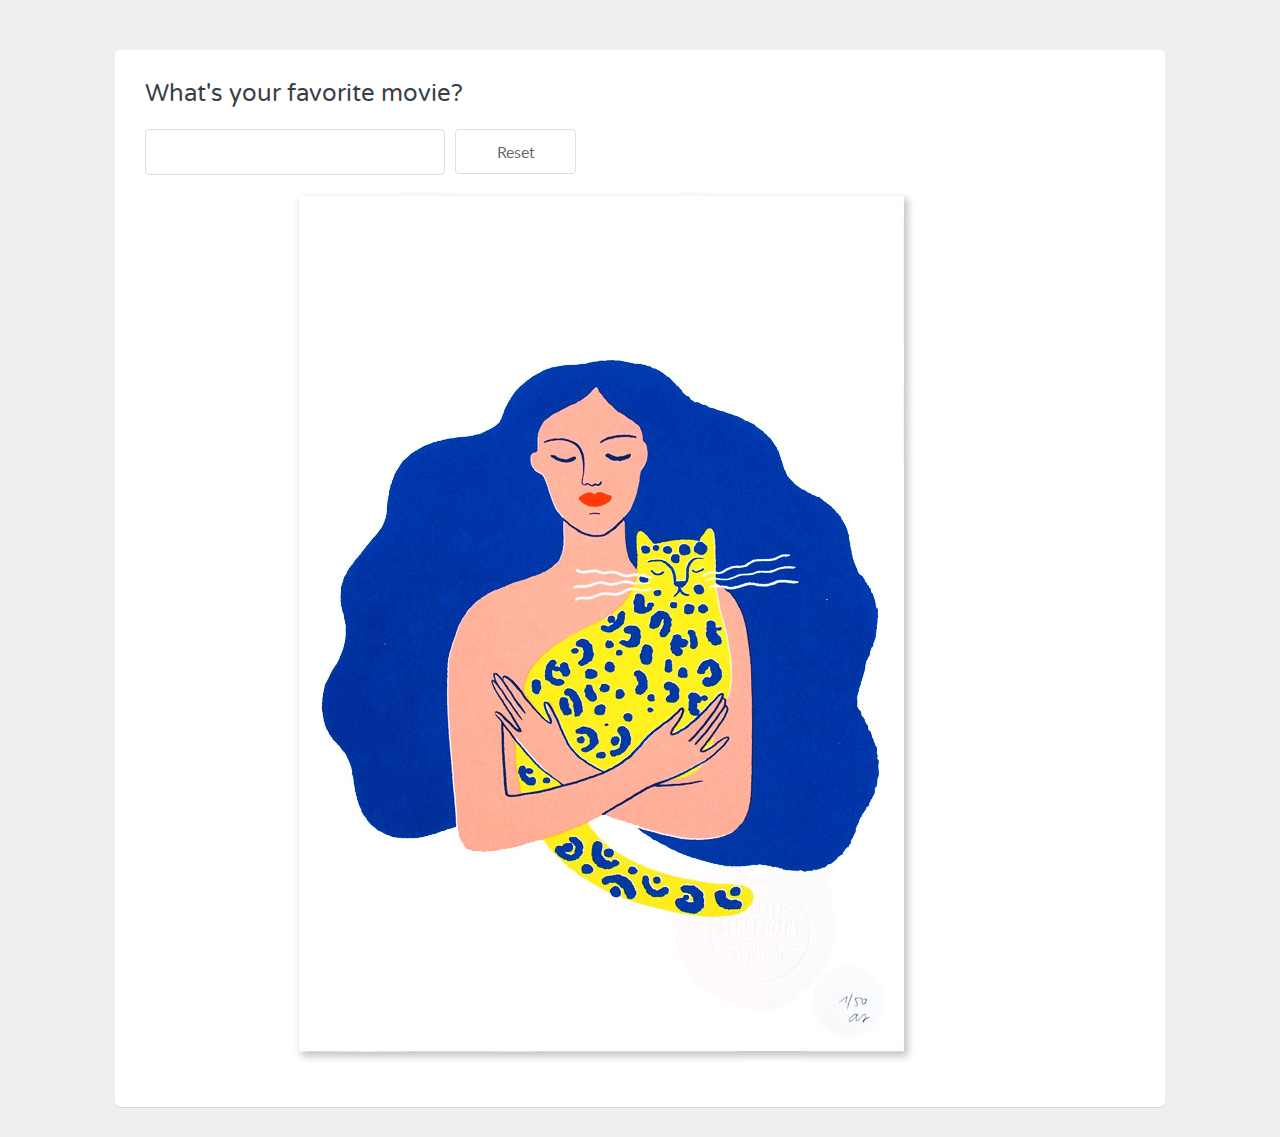
<file: index.html>
<!DOCTYPE html>
<html>
  <head>
    <meta charset="utf-8" />
    <link
      href="//fonts.googleapis.com/css?family=Varela+Round"
      rel="stylesheet"
      type="text/css"
    />
    <link rel="stylesheet" href="./semantic.min.css" />
    <link rel="stylesheet" href="./main.css" />
    <title>Search for your favorite movie</title>
    <script src="./index.js"></script>
  </head>
  <body>
    <div class="grid-container centered">
      <div class="grid-100">
        <div class="contained">
          <div class="grid-100">
            <div class="heading">
              <h1>What's your favorite movie?</h1>
            </div>

            <form onsubmit="fetchMovie(); return false;">
              <div class="container">
                <div class="ui input massive search-input-container">
                  <input id="search-input" type="text" autocomplete="off" />
                </div>
                <button
                  type="button"
                  onclick="reset()"
                  class="medium basic ui button search-input-button"
                >
                  Reset
                </button>
              </div>
            </form>
            <div id="ajax"><img src="./filler-photo.jpg" /></div>
          </div>
        </div>
      </div>
    </div>
  </body>
</html>
</file>
<file: main.css>
@charset "UTF-8";

.grid-container:before,
.grid-container:after {
  content: ".";
  display: block;
  overflow: hidden;
  visibility: hidden;
  font-size: 0;
  line-height: 0;
  width: 0;
  height: 0;
}

.grid-container:after {
  clear: both;
}

.grid-container {
  max-width: 1080px;
  position: relative;
}

.grid-100 {
  -webkit-box-sizing: border-box;
  -moz-box-sizing: border-box;
  box-sizing: border-box;
  padding-left: 15px;
  padding-right: 15px;
}

body {
  min-width: 320px;
}

@media screen {
  .grid-container:before,
  .grid-container:after {
    content: ".";
    display: block;
    overflow: hidden;
    visibility: hidden;
    font-size: 0;
    line-height: 0;
    width: 0;
    height: 0;
  }

  .grid-container:after {
    clear: both;
  }

  .grid-container {
    max-width: 1080px;
    position: relative;
  }

  .grid-100 {
    -webkit-box-sizing: border-box;
    -moz-box-sizing: border-box;
    box-sizing: border-box;
    padding-left: 15px;
    padding-right: 15px;
  }

  body {
    min-width: 320px;
  }
}

@media screen and (min-width: 1080px) {
  .grid-container:before,
  .grid-100:before,
  .grid-container:after,
  .grid-100:after {
    content: ".";
    display: block;
    overflow: hidden;
    visibility: hidden;
    font-size: 0;
    line-height: 0;
    width: 0;
    height: 0;
  }

  .grid-container:after,
  .grid-100:after {
    clear: both;
  }

  .grid-container {
    max-width: 1080px;
    position: relative;
  }

  .grid-100 {
    -webkit-box-sizing: border-box;
    -moz-box-sizing: border-box;
    box-sizing: border-box;
    padding-left: 15px;
    padding-right: 15px;
  }

  .grid-100 {
    clear: both;
    width: 100%;
  }
}

@media screen and (max-width: 400px) {
  @-ms-viewport {
    width: 320px;
  }
}

@media screen and (max-width: 680px) {
  .grid-container:before,
  .grid-container:after {
    content: ".";
    display: block;
    overflow: hidden;
    visibility: hidden;
    font-size: 0;
    line-height: 0;
    width: 0;
    height: 0;
  }

  .grid-container:after {
    clear: both;
  }

  .grid-container {
    max-width: 1080px;
    position: relative;
  }

  .grid-100 {
    -webkit-box-sizing: border-box;
    -moz-box-sizing: border-box;
    box-sizing: border-box;
    padding-left: 15px;
    padding-right: 15px;
  }
}

@media screen and (min-width: 680px) and (max-width: 1080px) {
  .grid-container:before,
  .grid-container:after {
    content: ".";
    display: block;
    overflow: hidden;
    visibility: hidden;
    font-size: 0;
    line-height: 0;
    width: 0;
    height: 0;
  }

  .grid-container:after {
    clear: both;
  }

  .grid-container {
    max-width: 1080px;
    position: relative;
  }

  .grid-100 {
    -webkit-box-sizing: border-box;
    -moz-box-sizing: border-box;
    box-sizing: border-box;
    padding-left: 15px;
    padding-right: 15px;
  }
}

.grid-container:before,
.grid-container:after {
  content: ".";
  display: block;
  overflow: hidden;
  visibility: hidden;
  font-size: 0;
  line-height: 0;
  width: 0;
  height: 0;
}

.grid-container:after {
  clear: both;
}

.grid-container {
  max-width: 1080px;
  position: relative;
}

.grid-100 {
  -webkit-box-sizing: border-box;
  -moz-box-sizing: border-box;
  box-sizing: border-box;
  padding-left: 15px;
  padding-right: 15px;
}

html,
body,
div,
h1,
h2,
p,
ul,
section {
  margin: 0;
  padding: 0;
  border: 0;
  font: inherit;
  font-size: 100%;
  vertical-align: baseline;
}

html {
  line-height: 1;
}

ul {
  list-style: none;
}

section {
  display: block;
}

body {
  background: #edeff0;
  padding: 50px 0 0;
  font-family: "Varela Round", "Helvetica Neue", Helvetica, Arial, sans-serif;
  font-size: 62.5%;
}

.centered {
  margin: 0 auto;
}

.contained {
  background: white;
  padding: 30px 15px;
  margin-bottom: 30px;
  position: relative;
  overflow: hidden;
  -webkit-border-radius: 5px;
  -moz-border-radius: 5px;
  -ms-border-radius: 5px;
  -o-border-radius: 5px;
  border-radius: 5px;
  -webkit-box-shadow: 0 1px 0 0 rgba(0, 0, 0, 0.1);
  -moz-box-shadow: 0 1px 0 0 rgba(0, 0, 0, 0.1);
  box-shadow: 0 1px 0 0 rgba(0, 0, 0, 0.1);
}

.heading {
  margin-bottom: 20px;
}

h1,
h2 {
  font-size: 2.4em;
  font-weight: 500;
  margin-bottom: 8px;
  color: #384047;
  line-height: 1.2;
}

h2 {
  font-size: 1.8em;
}

p {
  color: #8d9aa5;
  font-size: 1.4em;
  margin-bottom: 15px;
  line-height: 1.4;
}

.button {
  background: #3f8abf;
  padding: 8px 18px;
  font-family: "Varela Round", "Helvetica Neue", Helvetica, Arial, sans-serif;
  font-size: 1.4em;
  color: white;
  font-weight: 500;
  border: 3px solid #3f8abf;
  outline: none;
  cursor: pointer;
  display: -moz-inline-stack;
  display: inline-block;
  vertical-align: middle;
  *vertical-align: auto;
  zoom: 1;
  *display: inline;
  -webkit-border-radius: 5px;
  -moz-border-radius: 5px;
  -ms-border-radius: 5px;
  -o-border-radius: 5px;
  border-radius: 5px;
  -webkit-box-shadow: 0 2px 0 0 #3574a0;
  -moz-box-shadow: 0 2px 0 0 #3574a0;
  box-shadow: 0 2px 0 0 #3574a0;
  -webkit-transition: 0.3s;
  -moz-transition: 0.3s;
  -o-transition: 0.3s;
  transition: 0.3s;
}

.button:hover {
  background: #397cac;
  border-color: #397cac;
  -webkit-box-shadow: 0 2px 0 0 #2c6085;
  -moz-box-shadow: 0 2px 0 0 #2c6085;
  box-shadow: 0 2px 0 0 #2c6085;
}

.response {
  padding: 30px;
  background: #fbfbfc;
  border: 1px solid #e2e5e8;
  -webkit-border-radius: 5px;
  -moz-border-radius: 5px;
  -ms-border-radius: 5px;
  -o-border-radius: 5px;
  border-radius: 5px;
}

.response p {
  margin: 0;
}

.container {
  display: grid;
  grid-template-columns: 300px 125px 125px;
  grid-column-gap: 10px;
  align-items: center;
}

.search-input-button {
  height: 45.25px;
}
</file>
